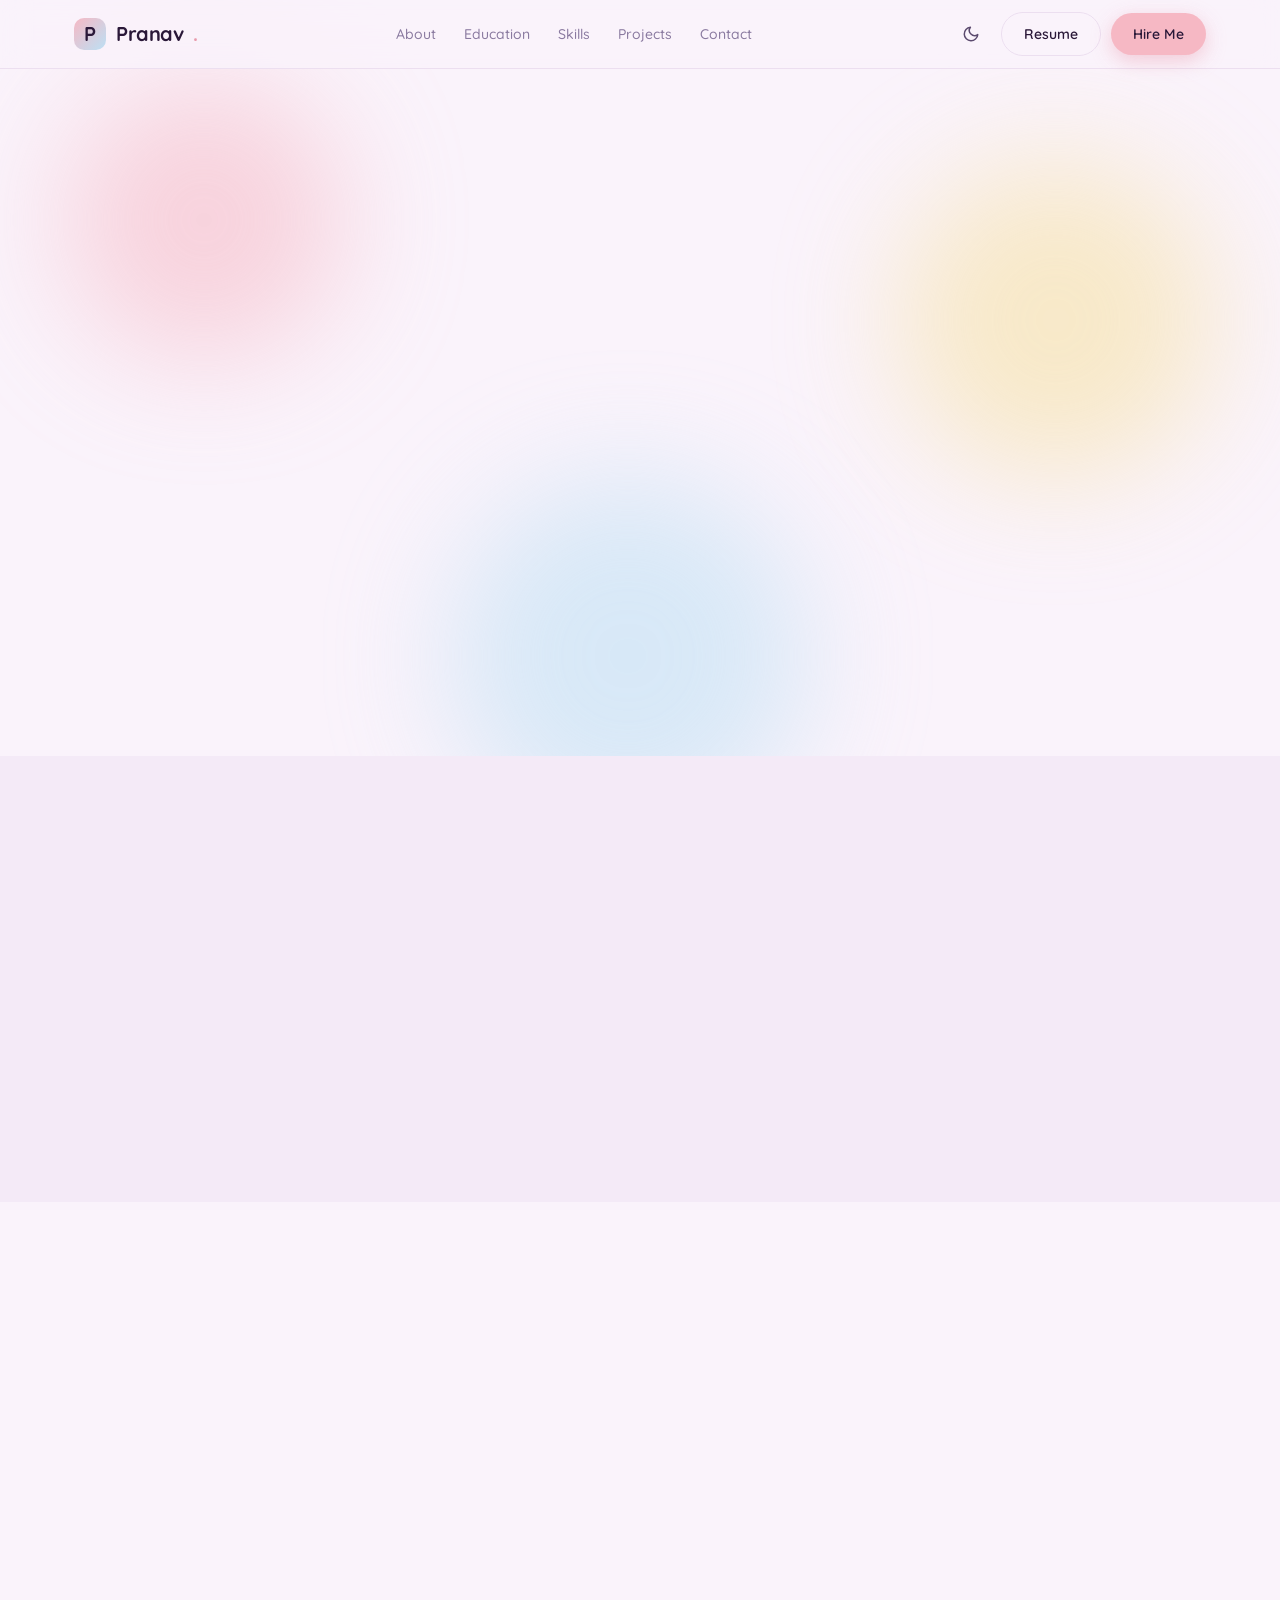
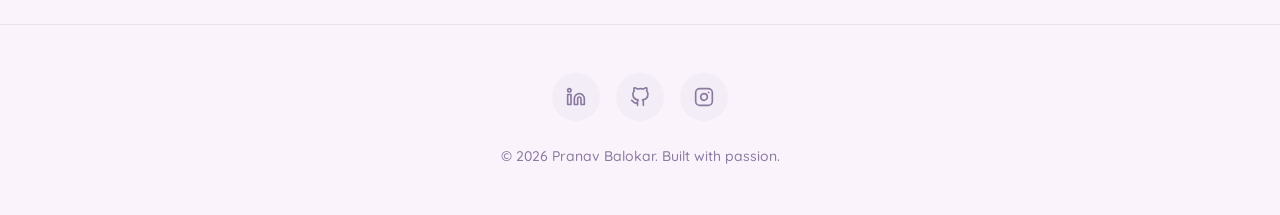
<file: index.html>
<!DOCTYPE html>
<html lang="en">
<head>
  <meta charset="UTF-8" />
  <meta name="viewport" content="width=device-width, initial-scale=1.0" />
  <title>Pranav Balokar — Aspiring Developer</title>
  <meta name="description" content="Portfolio of Pranav Balokar — B.Tech IT student at MIT Alandi, Pune. Aspiring developer building real-world solutions with code and creativity." />

  <link rel="preconnect" href="https://fonts.googleapis.com" />
  <link rel="preconnect" href="https://fonts.gstatic.com" crossorigin />
  <link href="https://fonts.googleapis.com/css2?family=Quicksand:wght@400;500;600;700&display=swap" rel="stylesheet" />

  <link rel="stylesheet" href="styles.css" />
</head>
<body>

  <!-- Hidden toggles (CSS-only state) -->
  <input type="checkbox" id="theme-toggle" class="state-toggle" />
  <input type="checkbox" id="menu-toggle" class="state-toggle" />

  <!-- Navigation -->
  <nav id="navbar" class="nav">
    <div class="container nav-inner">
      <a href="#home" class="nav-logo">
        <span class="logo-mark">P</span>
        Pranav<span class="dot">.</span>
      </a>

      <div class="nav-links">
        <a href="#about" class="nav-link">About</a>
        <a href="#education" class="nav-link">Education</a>
        <a href="#skills" class="nav-link">Skills</a>
        <a href="#projects" class="nav-link">Projects</a>
        <a href="#contact" class="nav-link">Contact</a>
      </div>

      <div class="nav-actions">
        <label for="theme-toggle" class="icon-btn theme-btn" aria-label="Toggle theme">
          <svg class="icon-sun" xmlns="http://www.w3.org/2000/svg" width="18" height="18" viewBox="0 0 24 24" fill="none" stroke="currentColor" stroke-width="2" stroke-linecap="round" stroke-linejoin="round"><circle cx="12" cy="12" r="4"/><path d="M12 2v2M12 20v2M4.93 4.93l1.41 1.41M17.66 17.66l1.41 1.41M2 12h2M20 12h2M6.34 17.66l-1.41 1.41M19.07 4.93l-1.41 1.41"/></svg>
          <svg class="icon-moon" xmlns="http://www.w3.org/2000/svg" width="18" height="18" viewBox="0 0 24 24" fill="none" stroke="currentColor" stroke-width="2" stroke-linecap="round" stroke-linejoin="round"><path d="M21 12.79A9 9 0 1 1 11.21 3 7 7 0 0 0 21 12.79z"/></svg>
        </label>
        <a href="resume.html" target="_blank" rel="noopener noreferrer" class="btn btn-outline">Resume</a>
        <a href="#contact" class="btn btn-primary">Hire Me</a>
      </div>

      <label for="menu-toggle" class="icon-btn nav-mobile-btn" aria-label="Open menu">
        <svg xmlns="http://www.w3.org/2000/svg" width="20" height="20" viewBox="0 0 24 24" fill="none" stroke="currentColor" stroke-width="2" stroke-linecap="round" stroke-linejoin="round"><line x1="3" y1="6" x2="21" y2="6"/><line x1="3" y1="12" x2="21" y2="12"/><line x1="3" y1="18" x2="21" y2="18"/></svg>
      </label>
    </div>

    <div id="mobile-menu" class="mobile-menu">
      <a href="#about" class="nav-link">About</a>
      <a href="#education" class="nav-link">Education</a>
      <a href="#skills" class="nav-link">Skills</a>
      <a href="#projects" class="nav-link">Projects</a>
      <a href="#contact" class="nav-link">Contact</a>
      <a href="resume.html" target="_blank" rel="noopener noreferrer" class="btn btn-outline">Resume</a>
    </div>
  </nav>

  <!-- Hero -->
  <section id="home" class="hero">
    <div class="blob blob-1"></div>
    <div class="blob blob-2"></div>
    <div class="blob blob-3"></div>

    <div class="container hero-grid">
      <div class="hero-text reveal">
        <span class="badge-status">
          <span class="ping"><span></span><span></span></span>
          Available for work
        </span>

        <h1 class="hero-title">
          Pranav Balokar<br />
          <span class="gradient-text">Aspiring Developer</span>
        </h1>

        <p class="hero-sub">
          B.Tech IT student at MIT Alandi. Building real-world solutions through code and creativity.
        </p>

        <div class="hero-cta">
          <a href="#projects" class="btn btn-primary btn-lg">View Work</a>
          <a href="#contact" class="btn btn-outline btn-lg">Contact</a>
          <a href="resume.html" target="_blank" rel="noopener noreferrer" class="btn btn-ghost btn-lg">
            <svg xmlns="http://www.w3.org/2000/svg" width="18" height="18" viewBox="0 0 24 24" fill="none" stroke="currentColor" stroke-width="2" stroke-linecap="round" stroke-linejoin="round"><path d="M21 15v4a2 2 0 0 1-2 2H5a2 2 0 0 1-2-2v-4"/><polyline points="7 10 12 15 17 10"/><line x1="12" y1="15" x2="12" y2="3"/></svg>
            Resume
          </a>
        </div>
      </div>

      <div class="hero-card-wrap reveal">
        <div class="hero-card float">
          <div class="hero-card-glow"></div>
          <div class="avatar">
            <img src="photo.png" alt="Pranav Balokar" />
            <span class="avatar-spark">
              <svg xmlns="http://www.w3.org/2000/svg" width="16" height="16" viewBox="0 0 24 24" fill="none" stroke="currentColor" stroke-width="2" stroke-linecap="round" stroke-linejoin="round"><path d="M12 3l1.9 4.6L18.5 9.5l-4.6 1.9L12 16l-1.9-4.6L5.5 9.5l4.6-1.9L12 3z"/><path d="M19 14l.9 2.1L22 17l-2.1.9L19 20l-.9-2.1L16 17l2.1-.9L19 14z"/><path d="M5 4l.6 1.4L7 6l-1.4.6L5 8l-.6-1.4L3 6l1.4-.6L5 4z"/></svg>
            </span>
          </div>
          <h3 class="hero-card-name">Pranav Balokar</h3>
          <span class="hero-card-tag">B.Tech IT · MIT Alandi</span>

          <span class="float-chip chip-tl">
            <svg xmlns="http://www.w3.org/2000/svg" width="22" height="22" viewBox="0 0 24 24" fill="none" stroke="currentColor" stroke-width="2" stroke-linecap="round" stroke-linejoin="round"><polyline points="4 17 10 11 4 5"/><line x1="12" y1="19" x2="20" y2="19"/></svg>
          </span>
          <span class="float-chip chip-br">
            <svg xmlns="http://www.w3.org/2000/svg" width="22" height="22" viewBox="0 0 24 24" fill="none" stroke="currentColor" stroke-width="2" stroke-linecap="round" stroke-linejoin="round"><rect x="2" y="4" width="14" height="12" rx="2"/><path d="M16 8h4a2 2 0 0 1 2 2v8a2 2 0 0 1-2 2h-4"/><line x1="6" y1="20" x2="12" y2="20"/></svg>
          </span>
        </div>
      </div>
    </div>
  </section>

  <!-- About -->
  <section id="about" class="section section-muted">
    <div class="container about-grid">
      <div class="about-text reveal">
        <span class="eyebrow eyebrow-pink">Get to Know Me</span>
        <h2 class="section-title">
          Bridging <span class="gradient-text">Logic</span> &amp; <span class="gradient-text">Creativity</span>.
        </h2>
        <p class="lead">
          Currently a <strong>B.Tech IT student at MIT Alandi, Pune</strong>. I focus on turning complex
          technical challenges into simple, functional solutions.
        </p>
        <p class="lead">
          Driven by the thrill of building things that actually matter in the real world.
        </p>
      </div>

      <div class="about-cards reveal">
        <div class="info-card">
          <div class="info-icon icon-yellow">
            <svg xmlns="http://www.w3.org/2000/svg" width="22" height="22" viewBox="0 0 24 24" fill="none" stroke="currentColor" stroke-width="2" stroke-linecap="round" stroke-linejoin="round"><path d="M22 10L12 5 2 10l10 5 10-5z"/><path d="M6 12v5c3 3 9 3 12 0v-5"/></svg>
          </div>
          <div>
            <div class="info-label">Education</div>
            <div class="info-value">MIT Alandi, Pune</div>
          </div>
        </div>
        <div class="info-card">
          <div class="info-icon icon-blue">
            <svg xmlns="http://www.w3.org/2000/svg" width="22" height="22" viewBox="0 0 24 24" fill="none" stroke="currentColor" stroke-width="2" stroke-linecap="round" stroke-linejoin="round"><path d="M21 10c0 7-9 13-9 13s-9-6-9-13a9 9 0 0 1 18 0z"/><circle cx="12" cy="10" r="3"/></svg>
          </div>
          <div>
            <div class="info-label">Base</div>
            <div class="info-value">Pune, Maharashtra</div>
          </div>
        </div>
        <div class="info-card">
          <div class="info-icon icon-pink">
            <svg xmlns="http://www.w3.org/2000/svg" width="22" height="22" viewBox="0 0 24 24" fill="none" stroke="currentColor" stroke-width="2" stroke-linecap="round" stroke-linejoin="round"><rect x="2" y="7" width="20" height="14" rx="2"/><path d="M16 21V5a2 2 0 0 0-2-2h-4a2 2 0 0 0-2 2v16"/></svg>
          </div>
          <div>
            <div class="info-label">Status</div>
            <div class="info-value">Open to Collaboration</div>
          </div>
        </div>
      </div>
    </div>
  </section>

  <!-- Education -->
  <section id="education" class="section">
    <div class="container">
      <div class="section-head reveal">
        <h2 class="section-title">Academics</h2>
        <p class="section-sub">My educational journey and academic milestones.</p>
      </div>

      <div class="stats-grid">
        <div class="stat-card stat-pink reveal">
          <div class="stat-icon">
            <svg xmlns="http://www.w3.org/2000/svg" width="24" height="24" viewBox="0 0 24 24" fill="none" stroke="currentColor" stroke-width="2" stroke-linecap="round" stroke-linejoin="round"><rect x="4" y="4" width="16" height="16" rx="2"/><rect x="9" y="9" width="6" height="6"/><line x1="9" y1="2" x2="9" y2="4"/><line x1="15" y1="2" x2="15" y2="4"/><line x1="9" y1="20" x2="9" y2="22"/><line x1="15" y1="20" x2="15" y2="22"/><line x1="20" y1="9" x2="22" y2="9"/><line x1="20" y1="14" x2="22" y2="14"/><line x1="2" y1="9" x2="4" y2="9"/><line x1="2" y1="14" x2="4" y2="14"/></svg>
          </div>
          <div class="stat-label">Branch</div>
          <div class="stat-value">Information Technology</div>
        </div>
        <div class="stat-card stat-blue reveal">
          <div class="stat-icon">
            <svg xmlns="http://www.w3.org/2000/svg" width="24" height="24" viewBox="0 0 24 24" fill="none" stroke="currentColor" stroke-width="2" stroke-linecap="round" stroke-linejoin="round"><path d="M2 3h6a4 4 0 0 1 4 4v14a3 3 0 0 0-3-3H2z"/><path d="M22 3h-6a4 4 0 0 0-4 4v14a3 3 0 0 1 3-3h7z"/></svg>
          </div>
          <div class="stat-label">1st Semester CGPA</div>
          <div class="stat-value">8.00 / 10</div>
        </div>
        <div class="stat-card stat-yellow reveal">
          <div class="stat-icon">
            <svg xmlns="http://www.w3.org/2000/svg" width="24" height="24" viewBox="0 0 24 24" fill="none" stroke="currentColor" stroke-width="2" stroke-linecap="round" stroke-linejoin="round"><path d="M22 10L12 5 2 10l10 5 10-5z"/><path d="M6 12v5c3 3 9 3 12 0v-5"/></svg>
          </div>
          <div class="stat-label">12th Grade</div>
          <div class="stat-value">83%</div>
        </div>
        <div class="stat-card stat-green reveal">
          <div class="stat-icon">
            <svg xmlns="http://www.w3.org/2000/svg" width="24" height="24" viewBox="0 0 24 24" fill="none" stroke="currentColor" stroke-width="2" stroke-linecap="round" stroke-linejoin="round"><path d="M22 11.08V12a10 10 0 1 1-5.93-9.14"/><polyline points="22 4 12 14.01 9 11.01"/></svg>
          </div>
          <div class="stat-label">10th Grade</div>
          <div class="stat-value">90%</div>
        </div>
      </div>
    </div>
  </section>

  <!-- Skills -->
  <section id="skills" class="section section-muted">
    <div class="container container-narrow">
      <div class="section-head reveal">
        <span class="eyebrow eyebrow-blue">Technologies &amp; Tools</span>
        <h2 class="section-title">My Skills</h2>
      </div>

      <div class="skills-grid">
        <div class="skill reveal" style="--level:75%">
          <div class="skill-head"><span>Java</span><span>75%</span></div>
          <div class="bar"><span class="bar-fill bar-pink"></span></div>
        </div>
        <div class="skill reveal" style="--level:80%">
          <div class="skill-head"><span>Python</span><span>80%</span></div>
          <div class="bar"><span class="bar-fill bar-blue"></span></div>
        </div>
        <div class="skill reveal" style="--level:90%">
          <div class="skill-head"><span>HTML</span><span>90%</span></div>
          <div class="bar"><span class="bar-fill bar-yellow"></span></div>
        </div>
        <div class="skill reveal" style="--level:85%">
          <div class="skill-head"><span>CSS</span><span>85%</span></div>
          <div class="bar"><span class="bar-fill bar-pink"></span></div>
        </div>
        <div class="skill reveal" style="--level:80%">
          <div class="skill-head"><span>AI / ChatGPT</span><span>80%</span></div>
          <div class="bar"><span class="bar-fill bar-blue"></span></div>
        </div>
        <div class="skill reveal" style="--level:70%">
          <div class="skill-head"><span>Web Dev</span><span>70%</span></div>
          <div class="bar"><span class="bar-fill bar-yellow"></span></div>
        </div>
      </div>
    </div>
  </section>

  <!-- Projects -->
  <section id="projects" class="section">
    <div class="container">
      <div class="section-head reveal">
        <span class="eyebrow eyebrow-yellow">Featured Work</span>
        <h2 class="section-title">Projects</h2>
      </div>

      <article class="project project-pink reveal">
        <div class="project-num">01</div>
        <div class="project-body">
          <div class="project-icon">
            <svg xmlns="http://www.w3.org/2000/svg" width="36" height="36" viewBox="0 0 24 24" fill="none" stroke="currentColor" stroke-width="2" stroke-linecap="round" stroke-linejoin="round"><path d="M12 22s8-4 8-10V5l-8-3-8 3v7c0 6 8 10 8 10z"/></svg>
          </div>
          <div class="project-content">
            <h3 class="project-title">Surveillance Robot</h3>
            <p class="project-desc">
              A remote-controlled robotic car equipped with sensors, featuring smoke detection and
              fire alarm systems for safety and monitoring applications.
            </p>
            <div class="tags">
              <span class="tag">Hardware</span>
              <span class="tag">Sensors</span>
              <span class="tag">IoT</span>
            </div>
          </div>
        </div>
      </article>

      <article class="project project-blue project-reverse reveal">
        <div class="project-num project-num-bl">02</div>
        <div class="project-body">
          <div class="project-icon icon-blue">
            <svg xmlns="http://www.w3.org/2000/svg" width="36" height="36" viewBox="0 0 24 24" fill="none" stroke="currentColor" stroke-width="2" stroke-linecap="round" stroke-linejoin="round"><polygon points="3 11 22 2 13 21 11 13 3 11"/></svg>
          </div>
          <div class="project-content">
            <h3 class="project-title">Dynamic Bus Rerouting System</h3>
            <p class="project-desc">
              A system designed to optimize and reroute buses dynamically, improving transportation
              efficiency using smart algorithms.
            </p>
            <div class="tags">
              <span class="tag">Java</span>
              <span class="tag">Algorithms</span>
              <span class="tag">Transport</span>
            </div>
          </div>
        </div>
      </article>
    </div>
  </section>

  <!-- Certificates -->
  <section id="certificates" class="section section-muted">
    <div class="container">
      <div class="section-head reveal">
        <h2 class="section-title">Certificates</h2>
        <p class="section-sub">Continuous learning and skill validation.</p>
      </div>

      <div class="cert-grid">
        <div class="cert-card cert-pink reveal">
          <div class="cert-icon">
            <svg xmlns="http://www.w3.org/2000/svg" width="20" height="20" viewBox="0 0 24 24" fill="none" stroke="currentColor" stroke-width="2" stroke-linecap="round" stroke-linejoin="round"><polyline points="4 17 10 11 4 5"/><line x1="12" y1="19" x2="20" y2="19"/></svg>
          </div>
          <div><h4>Python Essentials 1</h4><p>Cisco Academy</p></div>
        </div>
        <div class="cert-card cert-blue reveal">
          <div class="cert-icon">
            <svg xmlns="http://www.w3.org/2000/svg" width="20" height="20" viewBox="0 0 24 24" fill="none" stroke="currentColor" stroke-width="2" stroke-linecap="round" stroke-linejoin="round"><polyline points="16 18 22 12 16 6"/><polyline points="8 6 2 12 8 18"/></svg>
          </div>
          <div><h4>Python Essentials 2</h4><p>Cisco Academy</p></div>
        </div>
        <div class="cert-card cert-yellow reveal">
          <div class="cert-icon">
            <svg xmlns="http://www.w3.org/2000/svg" width="20" height="20" viewBox="0 0 24 24" fill="none" stroke="currentColor" stroke-width="2" stroke-linecap="round" stroke-linejoin="round"><path d="M12 3l1.9 4.6L18.5 9.5l-4.6 1.9L12 16l-1.9-4.6L5.5 9.5l4.6-1.9L12 3z"/></svg>
          </div>
          <div><h4>Anthropic Cert</h4><p>AI Integration</p></div>
        </div>
        <div class="cert-card cert-pink reveal">
          <div class="cert-icon">
            <svg xmlns="http://www.w3.org/2000/svg" width="20" height="20" viewBox="0 0 24 24" fill="none" stroke="currentColor" stroke-width="2" stroke-linecap="round" stroke-linejoin="round"><circle cx="12" cy="12" r="10"/><line x1="2" y1="12" x2="22" y2="12"/><path d="M12 2a15.3 15.3 0 0 1 4 10 15.3 15.3 0 0 1-4 10 15.3 15.3 0 0 1-4-10 15.3 15.3 0 0 1 4-10z"/></svg>
          </div>
          <div><h4>NASSCOM</h4><p>Tech Skills</p></div>
        </div>
        <div class="cert-card cert-blue reveal">
          <div class="cert-icon">
            <svg xmlns="http://www.w3.org/2000/svg" width="20" height="20" viewBox="0 0 24 24" fill="none" stroke="currentColor" stroke-width="2" stroke-linecap="round" stroke-linejoin="round"><polyline points="16 18 22 12 16 6"/><polyline points="8 6 2 12 8 18"/></svg>
          </div>
          <div><h4>JavaScript</h4><p>Codecademy</p></div>
        </div>
        <div class="cert-card cert-yellow reveal">
          <div class="cert-icon">
            <svg xmlns="http://www.w3.org/2000/svg" width="20" height="20" viewBox="0 0 24 24" fill="none" stroke="currentColor" stroke-width="2" stroke-linecap="round" stroke-linejoin="round"><rect x="2" y="7" width="20" height="14" rx="2"/><path d="M16 21V5a2 2 0 0 0-2-2h-4a2 2 0 0 0-2 2v16"/></svg>
          </div>
          <div><h4>Career Prep</h4><p>LinkedIn Learning</p></div>
        </div>
      </div>
    </div>
  </section>

  <!-- Contact -->
  <section id="contact" class="section">
    <div class="container contact-grid">
      <div class="contact-info reveal">
        <h2 class="section-title">
          Based in <span class="gradient-text">Pune</span>
        </h2>
        <p class="lead">Currently residing at MIT Academy of Engineering campus in Alandi.</p>
        <p class="lead-strong">Alandi, Pune, MH, India</p>

        <a class="map-card" href="https://maps.google.com/?q=MIT+Academy+of+Engineering+Alandi+Pune"
           target="_blank" rel="noopener noreferrer">
          <span class="map-icon">
            <svg xmlns="http://www.w3.org/2000/svg" width="32" height="32" viewBox="0 0 24 24" fill="none" stroke="currentColor" stroke-width="2" stroke-linecap="round" stroke-linejoin="round"><path d="M21 10c0 7-9 13-9 13s-9-6-9-13a9 9 0 0 1 18 0z"/><circle cx="12" cy="10" r="3"/></svg>
          </span>
          <h3>MIT Academy of Engineering</h3>
          <p>Alandi (D), Pune – 412105</p>
          <span class="map-link">
            Open in Google Maps
            <svg xmlns="http://www.w3.org/2000/svg" width="16" height="16" viewBox="0 0 24 24" fill="none" stroke="currentColor" stroke-width="2" stroke-linecap="round" stroke-linejoin="round"><path d="M18 13v6a2 2 0 0 1-2 2H5a2 2 0 0 1-2-2V8a2 2 0 0 1 2-2h6"/><polyline points="15 3 21 3 21 9"/><line x1="10" y1="14" x2="21" y2="3"/></svg>
          </span>
        </a>
      </div>

      <div class="contact-card reveal">
        <h2 class="section-title">Let's Connect</h2>

        <div class="contact-quick">
          <a href="mailto:pbalokar@gmail.com" class="quick-link">
            <span class="quick-icon icon-pink">
              <svg xmlns="http://www.w3.org/2000/svg" width="18" height="18" viewBox="0 0 24 24" fill="none" stroke="currentColor" stroke-width="2" stroke-linecap="round" stroke-linejoin="round"><path d="M4 4h16c1.1 0 2 .9 2 2v12c0 1.1-.9 2-2 2H4c-1.1 0-2-.9-2-2V6c0-1.1.9-2 2-2z"/><polyline points="22,6 12,13 2,6"/></svg>
            </span>
            <div>
              <div class="quick-label">Email</div>
              <div class="quick-value">pbalokar@gmail.com</div>
            </div>
          </a>
          <a href="tel:+918830827520" class="quick-link">
            <span class="quick-icon icon-blue">
              <svg xmlns="http://www.w3.org/2000/svg" width="18" height="18" viewBox="0 0 24 24" fill="none" stroke="currentColor" stroke-width="2" stroke-linecap="round" stroke-linejoin="round"><path d="M22 16.92v3a2 2 0 0 1-2.18 2 19.79 19.79 0 0 1-8.63-3.07 19.5 19.5 0 0 1-6-6 19.79 19.79 0 0 1-3.07-8.67A2 2 0 0 1 4.11 2h3a2 2 0 0 1 2 1.72 12.84 12.84 0 0 0 .7 2.81 2 2 0 0 1-.45 2.11L8.09 9.91a16 16 0 0 0 6 6l1.27-1.27a2 2 0 0 1 2.11-.45 12.84 12.84 0 0 0 2.81.7A2 2 0 0 1 22 16.92z"/></svg>
            </span>
            <div>
              <div class="quick-label">Phone</div>
              <div class="quick-value">+91 8830827520</div>
            </div>
          </a>
        </div>

        <form class="contact-form" action="mailto:pbalokar@gmail.com" method="post" enctype="text/plain">
          <div class="form-row">
            <label class="field">
              <span>Name</span>
              <input type="text" name="name" required placeholder="John Doe" />
            </label>
            <label class="field">
              <span>Email</span>
              <input type="email" name="email" required placeholder="john@example.com" />
            </label>
          </div>
          <label class="field">
            <span>Message</span>
            <textarea name="message" rows="4" required placeholder="How can we work together?"></textarea>
          </label>
          <button type="submit" id="submit-btn" class="btn btn-primary btn-block">Send Message</button>
        </form>

        <div class="resume-row">
          <a href="resume.html" target="_blank" rel="noopener noreferrer" class="btn btn-outline btn-block">View Resume</a>
          <a href="resume.html" target="_blank" rel="noopener noreferrer" class="btn btn-secondary btn-block">Download Resume</a>
        </div>
      </div>
    </div>
  </section>

  <!-- Special Thanks -->
  <section class="section thanks-section">
    <div class="container container-narrow">
      <div class="thanks-card reveal">
        <div class="thanks-glow thanks-glow-1"></div>
        <div class="thanks-glow thanks-glow-2"></div>
        <span class="thanks-heart">
          <svg xmlns="http://www.w3.org/2000/svg" width="32" height="32" viewBox="0 0 24 24" fill="currentColor" stroke="currentColor" stroke-width="2" stroke-linecap="round" stroke-linejoin="round"><path d="M20.84 4.61a5.5 5.5 0 0 0-7.78 0L12 5.67l-1.06-1.06a5.5 5.5 0 0 0-7.78 7.78l1.06 1.06L12 21.23l7.78-7.78 1.06-1.06a5.5 5.5 0 0 0 0-7.78z"/></svg>
        </span>
        <blockquote>
          "Special thanks to my teacher, <strong>Vinayak Kulkarni</strong> — for the guidance, patience,
          and belief that made all of this possible. This portfolio is dedicated to you, sir."
        </blockquote>
      </div>
    </div>
  </section>

  <!-- Footer -->
  <footer class="footer">
    <div class="container footer-inner">
      <div class="socials">
        <a href="https://www.linkedin.com/in/pranav-balokar-304753406/" target="_blank" rel="noopener noreferrer" aria-label="LinkedIn">
          <svg xmlns="http://www.w3.org/2000/svg" width="20" height="20" viewBox="0 0 24 24" fill="none" stroke="currentColor" stroke-width="2" stroke-linecap="round" stroke-linejoin="round"><path d="M16 8a6 6 0 0 1 6 6v7h-4v-7a2 2 0 0 0-4 0v7h-4v-7a6 6 0 0 1 6-6z"/><rect x="2" y="9" width="4" height="12"/><circle cx="4" cy="4" r="2"/></svg>
        </a>
        <a href="https://github.com/PranavBalokar" target="_blank" rel="noopener noreferrer" aria-label="GitHub">
          <svg xmlns="http://www.w3.org/2000/svg" width="20" height="20" viewBox="0 0 24 24" fill="none" stroke="currentColor" stroke-width="2" stroke-linecap="round" stroke-linejoin="round"><path d="M9 19c-5 1.5-5-2.5-7-3m14 6v-3.87a3.37 3.37 0 0 0-.94-2.61c3.14-.35 6.44-1.54 6.44-7A5.44 5.44 0 0 0 20 4.77 5.07 5.07 0 0 0 19.91 1S18.73.65 16 2.48a13.38 13.38 0 0 0-7 0C6.27.65 5.09 1 5.09 1A5.07 5.07 0 0 0 5 4.77a5.44 5.44 0 0 0-1.5 3.78c0 5.42 3.3 6.61 6.44 7A3.37 3.37 0 0 0 9 18.13V22"/></svg>
        </a>
        <a href="https://www.instagram.com/pranav37735/" target="_blank" rel="noopener noreferrer" aria-label="Instagram">
          <svg xmlns="http://www.w3.org/2000/svg" width="20" height="20" viewBox="0 0 24 24" fill="none" stroke="currentColor" stroke-width="2" stroke-linecap="round" stroke-linejoin="round"><rect x="2" y="2" width="20" height="20" rx="5"/><path d="M16 11.37A4 4 0 1 1 12.63 8 4 4 0 0 1 16 11.37z"/><line x1="17.5" y1="6.5" x2="17.51" y2="6.5"/></svg>
        </a>
      </div>
      <p class="copyright">© 2026 Pranav Balokar. Built with passion.</p>
    </div>
  </footer>

</body>
</html>
</file>
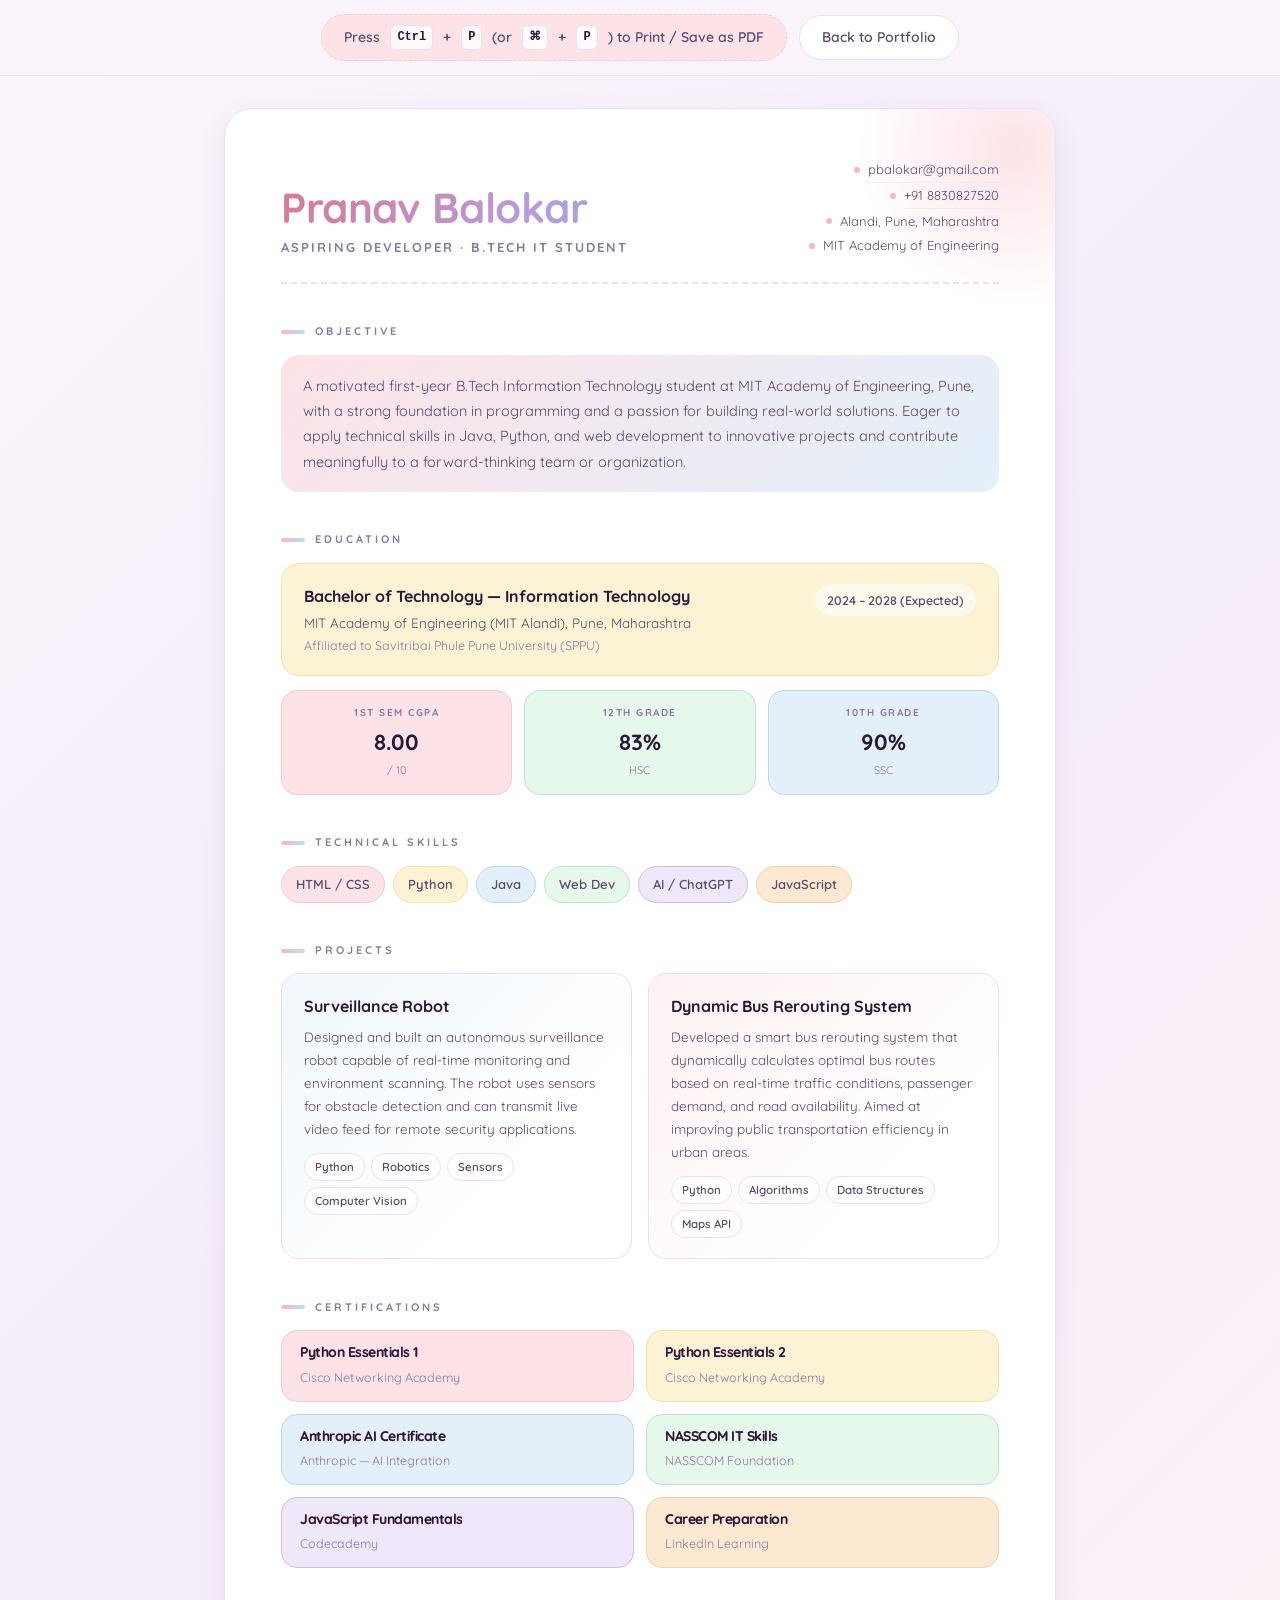
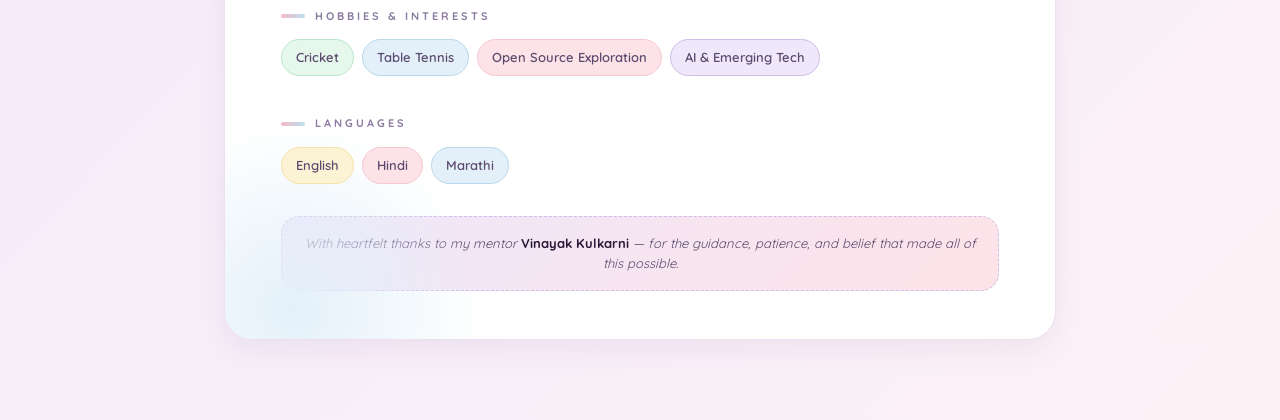
<file: resume.html>
<!DOCTYPE html>
<html lang="en">
<head>
<meta charset="UTF-8" />
<meta name="viewport" content="width=device-width, initial-scale=1.0" />
<title>Pranav Balokar — Resume</title>
<link rel="preconnect" href="https://fonts.googleapis.com" />
<link rel="preconnect" href="https://fonts.gstatic.com" crossorigin />
<link href="https://fonts.googleapis.com/css2?family=Quicksand:wght@400;500;600;700&display=swap" rel="stylesheet" />
<style>
  :root {
    --bg: #faf5fb;
    --ink: #2a1838;
    --ink-soft: #5b4a6e;
    --ink-mute: #8a7aa0;
    --card: #ffffff;
    --border: #ecdff0;
    --primary: #f6b8c4;
    --primary-soft: #fde3e8;
    --secondary: #f6e1a0;
    --secondary-soft: #fcf3d4;
    --accent: #bce0f4;
    --accent-soft: #e3f0fa;
    --mint: #c7eed6;
    --mint-soft: #e6f7ec;
    --lilac: #d8c8f0;
    --lilac-soft: #efe7fa;
    --shadow: 0 10px 30px rgba(99, 64, 132, 0.08);
  }

  * { box-sizing: border-box; margin: 0; padding: 0; }

  html, body {
    background: linear-gradient(135deg, #faf5fb 0%, #f5ecfa 50%, #fcf2f6 100%);
    color: var(--ink);
    font-family: 'Quicksand', sans-serif;
    line-height: 1.6;
    min-height: 100vh;
    -webkit-font-smoothing: antialiased;
    -moz-osx-font-smoothing: grayscale;
  }

  .actions {
    position: sticky;
    top: 0;
    z-index: 50;
    background: rgba(250, 245, 251, 0.8);
    backdrop-filter: blur(12px);
    -webkit-backdrop-filter: blur(12px);
    border-bottom: 1px solid var(--border);
    padding: 14px 24px;
    display: flex;
    align-items: center;
    justify-content: center;
    gap: 12px;
    flex-wrap: wrap;
  }
  .actions a, .actions .hint {
    font-family: inherit;
    font-weight: 600;
    font-size: 14px;
    padding: 10px 22px;
    border-radius: 999px;
    border: none;
    transition: transform 0.2s, box-shadow 0.2s;
    text-decoration: none;
    display: inline-flex;
    align-items: center;
    gap: 8px;
  }
  .actions .hint {
    background: var(--primary-soft);
    color: var(--ink-soft);
    border: 1px dashed #f5c8d2;
    cursor: default;
  }
  .actions .btn-ghost {
    background: var(--card);
    color: var(--ink-soft);
    border: 1px solid var(--border);
  }
  .actions a:hover { transform: translateY(-2px); box-shadow: var(--shadow); }
  kbd {
    font-family: ui-monospace, SFMono-Regular, Menlo, monospace;
    font-size: 12px;
    padding: 2px 6px;
    border-radius: 6px;
    background: rgba(255,255,255,0.8);
    border: 1px solid var(--border);
    color: var(--ink);
    margin: 0 2px;
  }

  .page {
    max-width: 880px;
    margin: 32px auto 80px;
    padding: 0 24px;
  }

  .resume {
    background: var(--card);
    border-radius: 28px;
    padding: 48px 56px;
    box-shadow: var(--shadow);
    border: 1px solid var(--border);
    overflow: hidden;
    position: relative;
  }
  .resume::before {
    content: "";
    position: absolute;
    top: -120px; right: -120px;
    width: 320px; height: 320px;
    background: radial-gradient(circle, var(--primary-soft), transparent 70%);
    pointer-events: none;
  }
  .resume::after {
    content: "";
    position: absolute;
    bottom: -160px; left: -120px;
    width: 380px; height: 380px;
    background: radial-gradient(circle, var(--accent-soft), transparent 70%);
    pointer-events: none;
  }

  /* Header */
  header.hero {
    display: grid;
    grid-template-columns: 1fr auto;
    gap: 24px;
    align-items: end;
    padding-bottom: 24px;
    border-bottom: 2px dashed var(--border);
    position: relative;
    z-index: 1;
  }
  .name {
    font-size: 42px;
    font-weight: 700;
    letter-spacing: -0.5px;
    background: linear-gradient(120deg, #d97a8e 0%, #b89adf 50%, #7fb8d9 100%);
    -webkit-background-clip: text;
    background-clip: text;
    color: transparent;
    line-height: 1.1;
    margin-bottom: 6px;
  }
  .role {
    font-size: 13px;
    font-weight: 700;
    letter-spacing: 2px;
    text-transform: uppercase;
    color: var(--ink-mute);
  }
  .meta {
    text-align: right;
    font-size: 13px;
    color: var(--ink-soft);
    line-height: 1.9;
  }
  .meta .row { display: flex; align-items: center; justify-content: flex-end; gap: 8px; }
  .meta .dot {
    width: 6px; height: 6px; border-radius: 50%;
    background: var(--primary);
    display: inline-block;
  }
  .meta a { color: inherit; text-decoration: none; border-bottom: 1px dotted var(--border); }
  .meta a:hover { color: var(--ink); }

  /* Sections */
  section {
    margin-top: 32px;
    position: relative;
    z-index: 1;
  }
  h2 {
    font-size: 11px;
    font-weight: 700;
    letter-spacing: 3px;
    text-transform: uppercase;
    color: var(--ink-mute);
    margin-bottom: 14px;
    display: inline-flex;
    align-items: center;
    gap: 10px;
  }
  h2::before {
    content: "";
    width: 24px; height: 4px;
    border-radius: 4px;
    background: linear-gradient(90deg, var(--primary), var(--accent));
  }

  /* Objective */
  .objective {
    background: linear-gradient(135deg, var(--primary-soft), var(--accent-soft));
    border-radius: 18px;
    padding: 18px 22px;
    font-size: 14.5px;
    color: var(--ink-soft);
    line-height: 1.75;
  }

  /* Education */
  .edu-card {
    background: var(--secondary-soft);
    border: 1px solid #f3e3a8;
    border-radius: 18px;
    padding: 20px 22px;
    display: grid;
    grid-template-columns: 1fr auto;
    gap: 12px;
  }
  .edu-card .degree { font-weight: 700; font-size: 16px; color: var(--ink); }
  .edu-card .school { font-size: 13.5px; color: var(--ink-soft); margin-top: 2px; }
  .edu-card .affil  { font-size: 12.5px; color: var(--ink-mute); margin-top: 2px; }
  .edu-card .date {
    font-size: 12.5px;
    font-weight: 600;
    color: var(--ink-soft);
    background: rgba(255,255,255,0.6);
    padding: 6px 12px;
    border-radius: 999px;
    height: fit-content;
    white-space: nowrap;
  }
  .edu-stats {
    margin-top: 14px;
    display: grid;
    grid-template-columns: repeat(3, 1fr);
    gap: 12px;
  }
  .stat {
    border-radius: 16px;
    padding: 14px 16px;
    text-align: center;
    border: 1px solid var(--border);
  }
  .stat .label { font-size: 10px; font-weight: 700; letter-spacing: 1.5px; text-transform: uppercase; color: var(--ink-mute); margin-bottom: 4px; }
  .stat .val   { font-size: 22px; font-weight: 700; color: var(--ink); }
  .stat .sub   { font-size: 11px; color: var(--ink-mute); margin-top: 2px; }
  .stat.cgpa   { background: var(--primary-soft); border-color: #f5c8d2; }
  .stat.tw     { background: var(--mint-soft); border-color: #b9e6cb; }
  .stat.ten    { background: var(--accent-soft); border-color: #b9d8ec; }

  /* Skills */
  .skills {
    display: flex;
    flex-wrap: wrap;
    gap: 8px;
  }
  .skill {
    font-size: 13px;
    font-weight: 600;
    padding: 7px 14px;
    border-radius: 999px;
    border: 1px solid var(--border);
    background: var(--card);
    color: var(--ink-soft);
  }
  .skill:nth-child(6n+1) { background: var(--primary-soft); border-color: #f5c8d2; }
  .skill:nth-child(6n+2) { background: var(--secondary-soft); border-color: #f3e3a8; }
  .skill:nth-child(6n+3) { background: var(--accent-soft); border-color: #b9d8ec; }
  .skill:nth-child(6n+4) { background: var(--mint-soft); border-color: #b9e6cb; }
  .skill:nth-child(6n+5) { background: var(--lilac-soft); border-color: #cfbde8; }
  .skill:nth-child(6n+6) { background: #fde9d2; border-color: #f4d3a8; }

  /* Projects */
  .projects { display: grid; grid-template-columns: 1fr 1fr; gap: 16px; }
  .project {
    border-radius: 18px;
    padding: 20px 22px;
    border: 1px solid var(--border);
    background: var(--card);
    position: relative;
    overflow: hidden;
  }
  .project::before {
    content: "";
    position: absolute;
    inset: 0;
    background: linear-gradient(135deg, var(--accent-soft), transparent 70%);
    opacity: 0.5;
    pointer-events: none;
  }
  .project:nth-child(2)::before { background: linear-gradient(135deg, var(--primary-soft), transparent 70%); }
  .project h3 { font-size: 16px; font-weight: 700; margin-bottom: 6px; position: relative; }
  .project p  { font-size: 13.5px; color: var(--ink-soft); line-height: 1.7; position: relative; }
  .project .tags {
    margin-top: 12px;
    display: flex;
    flex-wrap: wrap;
    gap: 6px;
    position: relative;
  }
  .project .tag {
    font-size: 11.5px;
    font-weight: 600;
    padding: 4px 10px;
    border-radius: 999px;
    background: rgba(255,255,255,0.85);
    color: var(--ink-soft);
    border: 1px solid var(--border);
  }

  /* Certifications */
  .certs { display: grid; grid-template-columns: 1fr 1fr; gap: 12px; }
  .cert {
    border-radius: 16px;
    padding: 14px 18px;
    border: 1px solid var(--border);
    background: var(--card);
  }
  .cert .name { font-weight: 700; font-size: 14px; color: var(--ink); }
  .cert .org  { font-size: 12.5px; color: var(--ink-mute); margin-top: 2px; }
  .cert:nth-child(6n+1) { background: var(--primary-soft); border-color: #f5c8d2; }
  .cert:nth-child(6n+2) { background: var(--secondary-soft); border-color: #f3e3a8; }
  .cert:nth-child(6n+3) { background: var(--accent-soft); border-color: #b9d8ec; }
  .cert:nth-child(6n+4) { background: var(--mint-soft); border-color: #b9e6cb; }
  .cert:nth-child(6n+5) { background: var(--lilac-soft); border-color: #cfbde8; }
  .cert:nth-child(6n+6) { background: #fde9d2; border-color: #f4d3a8; }

  /* Hobbies / Languages */
  .pills { display: flex; flex-wrap: wrap; gap: 8px; }
  .pill {
    font-size: 13px;
    font-weight: 600;
    padding: 7px 14px;
    border-radius: 999px;
    background: var(--card);
    color: var(--ink-soft);
    border: 1px solid var(--border);
  }
  .pill.h1 { background: var(--mint-soft); border-color: #b9e6cb; }
  .pill.h2 { background: var(--accent-soft); border-color: #b9d8ec; }
  .pill.h3 { background: var(--primary-soft); border-color: #f5c8d2; }
  .pill.h4 { background: var(--lilac-soft); border-color: #cfbde8; }
  .pill.l1 { background: var(--secondary-soft); border-color: #f3e3a8; }
  .pill.l2 { background: var(--primary-soft); border-color: #f5c8d2; }
  .pill.l3 { background: var(--accent-soft); border-color: #b9d8ec; }

  /* Mentor note */
  .mentor {
    margin-top: 32px;
    text-align: center;
    background: linear-gradient(135deg, var(--lilac-soft), var(--primary-soft));
    border: 1px dashed #cfbde8;
    border-radius: 18px;
    padding: 16px 20px;
    font-size: 13px;
    color: var(--ink-soft);
    font-style: italic;
  }
  .mentor strong { color: var(--ink); font-style: normal; }

  /* Print */
  @media print {
    .actions { display: none; }
    html, body { background: #fff; }
    .page { margin: 0; padding: 0; max-width: none; }
    .resume {
      box-shadow: none;
      border: none;
      border-radius: 0;
      padding: 32px 36px;
    }
    .resume::before, .resume::after { display: none; }
    section { page-break-inside: avoid; }
  }

  @media (max-width: 720px) {
    .resume { padding: 32px 24px; }
    header.hero { grid-template-columns: 1fr; }
    .meta { text-align: left; }
    .meta .row { justify-content: flex-start; }
    .name { font-size: 32px; }
    .projects, .certs { grid-template-columns: 1fr; }
    .edu-stats { grid-template-columns: 1fr; }
    .edu-card { grid-template-columns: 1fr; }
    .edu-card .date { justify-self: start; }
  }
</style>
</head>
<body>
  <div class="actions">
    <span class="hint">Press <kbd>Ctrl</kbd>+<kbd>P</kbd> (or <kbd>⌘</kbd>+<kbd>P</kbd>) to Print / Save as PDF</span>
    <a class="btn-ghost" href="index.html">Back to Portfolio</a>
  </div>

  <main class="page">
    <article class="resume">
      <header class="hero">
        <div>
          <div class="name">Pranav Balokar</div>
          <div class="role">Aspiring Developer · B.Tech IT Student</div>
        </div>
        <div class="meta">
          <div class="row"><span class="dot"></span><a href="mailto:pbalokar@gmail.com">pbalokar@gmail.com</a></div>
          <div class="row"><span class="dot"></span><a href="tel:+918830827520">+91 8830827520</a></div>
          <div class="row"><span class="dot"></span>Alandi, Pune, Maharashtra</div>
          <div class="row"><span class="dot"></span>MIT Academy of Engineering</div>
        </div>
      </header>

      <section>
        <h2>Objective</h2>
        <p class="objective">
          A motivated first-year B.Tech Information Technology student at MIT Academy of Engineering, Pune,
          with a strong foundation in programming and a passion for building real-world solutions. Eager to
          apply technical skills in Java, Python, and web development to innovative projects and contribute
          meaningfully to a forward-thinking team or organization.
        </p>
      </section>

      <section>
        <h2>Education</h2>
        <div class="edu-card">
          <div>
            <div class="degree">Bachelor of Technology — Information Technology</div>
            <div class="school">MIT Academy of Engineering (MIT Alandi), Pune, Maharashtra</div>
            <div class="affil">Affiliated to Savitribai Phule Pune University (SPPU)</div>
          </div>
          <div class="date">2024 – 2028 (Expected)</div>
        </div>

        <div class="edu-stats">
          <div class="stat cgpa">
            <div class="label">1st Sem CGPA</div>
            <div class="val">8.00</div>
            <div class="sub">/ 10</div>
          </div>
          <div class="stat tw">
            <div class="label">12th Grade</div>
            <div class="val">83%</div>
            <div class="sub">HSC</div>
          </div>
          <div class="stat ten">
            <div class="label">10th Grade</div>
            <div class="val">90%</div>
            <div class="sub">SSC</div>
          </div>
        </div>
      </section>

      <section>
        <h2>Technical Skills</h2>
        <div class="skills">
          <span class="skill">HTML / CSS</span>
          <span class="skill">Python</span>
          <span class="skill">Java</span>
          <span class="skill">Web Dev</span>
          <span class="skill">AI / ChatGPT</span>
          <span class="skill">JavaScript</span>
        </div>
      </section>

      <section>
        <h2>Projects</h2>
        <div class="projects">
          <div class="project">
            <h3>Surveillance Robot</h3>
            <p>Designed and built an autonomous surveillance robot capable of real-time monitoring and environment
              scanning. The robot uses sensors for obstacle detection and can transmit live video feed for remote
              security applications.</p>
            <div class="tags">
              <span class="tag">Python</span>
              <span class="tag">Robotics</span>
              <span class="tag">Sensors</span>
              <span class="tag">Computer Vision</span>
            </div>
          </div>
          <div class="project">
            <h3>Dynamic Bus Rerouting System</h3>
            <p>Developed a smart bus rerouting system that dynamically calculates optimal bus routes based on
              real-time traffic conditions, passenger demand, and road availability. Aimed at improving public
              transportation efficiency in urban areas.</p>
            <div class="tags">
              <span class="tag">Python</span>
              <span class="tag">Algorithms</span>
              <span class="tag">Data Structures</span>
              <span class="tag">Maps API</span>
            </div>
          </div>
        </div>
      </section>

      <section>
        <h2>Certifications</h2>
        <div class="certs">
          <div class="cert">
            <div class="name">Python Essentials 1</div>
            <div class="org">Cisco Networking Academy</div>
          </div>
          <div class="cert">
            <div class="name">Python Essentials 2</div>
            <div class="org">Cisco Networking Academy</div>
          </div>
          <div class="cert">
            <div class="name">Anthropic AI Certificate</div>
            <div class="org">Anthropic — AI Integration</div>
          </div>
          <div class="cert">
            <div class="name">NASSCOM IT Skills</div>
            <div class="org">NASSCOM Foundation</div>
          </div>
          <div class="cert">
            <div class="name">JavaScript Fundamentals</div>
            <div class="org">Codecademy</div>
          </div>
          <div class="cert">
            <div class="name">Career Preparation</div>
            <div class="org">LinkedIn Learning</div>
          </div>
        </div>
      </section>

      <section>
        <h2>Hobbies &amp; Interests</h2>
        <div class="pills">
          <span class="pill h1">Cricket</span>
          <span class="pill h2">Table Tennis</span>
          <span class="pill h3">Open Source Exploration</span>
          <span class="pill h4">AI &amp; Emerging Tech</span>
        </div>
      </section>

      <section>
        <h2>Languages</h2>
        <div class="pills">
          <span class="pill l1">English</span>
          <span class="pill l2">Hindi</span>
          <span class="pill l3">Marathi</span>
        </div>
      </section>

      <div class="mentor">
        With heartfelt thanks to my mentor <strong>Vinayak Kulkarni</strong> — for the guidance, patience, and belief that made all of this possible.
      </div>
    </article>
  </main>
</body>
</html>
</file>
<file: styles.css>
/* ==========================================================
   Pranav Balokar — Portfolio
   Pastel theme · pure HTML + CSS · light + dark mode
   No JavaScript — uses :has(), :checked, scroll-driven anims
   ========================================================== */

/* ---------- Theme tokens ---------- */
:root {
  --bg: #faf3fb;
  --bg-alt: #f4eaf7;
  --fg: #2a1838;
  --fg-soft: #5b4a6e;
  --fg-mute: #8a7aa0;

  --card: #ffffff;
  --border: #ecdff0;
  --muted: #f3edf7;

  --primary: #f6b8c4;
  --primary-soft: #fde3e8;
  --primary-strong: #e89aab;

  --secondary: #f6e1a0;
  --secondary-soft: #fcf3d4;

  --accent: #bce0f4;
  --accent-soft: #e3f0fa;

  --mint: #c7eed6;
  --mint-soft: #e6f7ec;
  --green: #5cb486;

  --shadow-sm: 0 4px 14px rgba(99, 64, 132, 0.08);
  --shadow-md: 0 10px 30px rgba(99, 64, 132, 0.10);
  --shadow-primary: 0 6px 20px rgba(232, 154, 171, 0.45);

  --radius: 16px;
  --radius-lg: 24px;
  --radius-xl: 36px;
  --radius-pill: 999px;

  --font: 'Quicksand', system-ui, sans-serif;
  --container: 1180px;
  --container-narrow: 880px;
}

/* Dark theme — driven by the hidden #theme-toggle checkbox */
body:has(#theme-toggle:checked) {
  --bg: #1f1830;
  --bg-alt: #261d3a;
  --fg: #f3eaf8;
  --fg-soft: #c8b9d6;
  --fg-mute: #9384a8;

  --card: #2b2240;
  --border: #3a2f4f;
  --muted: #2b2240;

  --primary: #d97a8e;
  --primary-soft: #4a2735;
  --primary-strong: #f0a3b3;

  --secondary: #c8b06e;
  --secondary-soft: #3f3320;

  --accent: #7eb8d4;
  --accent-soft: #243a48;

  --mint: #74b894;
  --mint-soft: #233a2c;
  --green: #74b894;

  --shadow-sm: 0 4px 14px rgba(0, 0, 0, 0.25);
  --shadow-md: 0 10px 30px rgba(0, 0, 0, 0.35);
}

/* Honour OS dark preference by default — only when user hasn't toggled */
@media (prefers-color-scheme: dark) {
  body:not(:has(#theme-toggle)) { color-scheme: dark; }
}

/* ---------- Reset & base ---------- */
*, *::before, *::after { box-sizing: border-box; margin: 0; padding: 0; }
html { scroll-behavior: smooth; }
body {
  font-family: var(--font);
  background: var(--bg);
  color: var(--fg);
  line-height: 1.6;
  -webkit-font-smoothing: antialiased;
  overflow-x: hidden;
  transition: background 0.3s, color 0.3s;
}
img { max-width: 100%; display: block; }
a { color: inherit; text-decoration: none; }
button { font: inherit; cursor: pointer; border: none; background: none; color: inherit; }
input, textarea { font: inherit; color: inherit; }
::selection { background: var(--primary); color: var(--fg); }

/* Hidden state-driving checkboxes */
.state-toggle {
  position: absolute;
  opacity: 0;
  pointer-events: none;
  width: 0; height: 0;
}

.container {
  width: 100%;
  max-width: var(--container);
  margin: 0 auto;
  padding: 0 24px;
}
.container-narrow { max-width: var(--container-narrow); }

/* ---------- Buttons ---------- */
.btn {
  display: inline-flex;
  align-items: center;
  justify-content: center;
  gap: 8px;
  padding: 10px 22px;
  font-weight: 600;
  font-size: 14px;
  border-radius: var(--radius-pill);
  cursor: pointer;
  transition: transform 0.2s, box-shadow 0.2s, background 0.2s, color 0.2s;
  white-space: nowrap;
}
.btn-lg { padding: 14px 28px; font-size: 15px; }
.btn-block { width: 100%; }

.btn-primary {
  background: var(--primary);
  color: var(--fg);
  box-shadow: var(--shadow-primary);
}
.btn-primary:hover { transform: translateY(-2px); background: var(--primary-strong); }

.btn-outline {
  background: transparent;
  color: var(--fg);
  border: 1.5px solid var(--border);
}
.btn-outline:hover { background: var(--primary-soft); border-color: var(--primary); color: var(--fg); transform: translateY(-2px); }

.btn-secondary {
  background: var(--secondary-soft);
  color: var(--fg);
  border: 1px solid var(--secondary);
}
.btn-secondary:hover { transform: translateY(-2px); background: var(--secondary); }

.btn-ghost {
  background: transparent;
  color: var(--fg-soft);
}
.btn-ghost:hover { background: var(--secondary-soft); color: var(--fg); transform: translateY(-2px); }

.icon-btn {
  width: 40px; height: 40px;
  display: inline-flex; align-items: center; justify-content: center;
  border-radius: var(--radius-pill);
  color: var(--fg-soft);
  transition: background 0.2s, color 0.2s;
  cursor: pointer;
}
.icon-btn:hover { background: var(--muted); color: var(--fg); }

/* ---------- Navigation ---------- */
.nav {
  position: fixed; top: 0; left: 0; right: 0;
  z-index: 50;
  padding: 12px 0;
  background: rgba(250, 243, 251, 0.85);
  backdrop-filter: blur(14px);
  -webkit-backdrop-filter: blur(14px);
  border-bottom: 1px solid var(--border);
  transition: all 0.3s;
}
body:has(#theme-toggle:checked) .nav { background: rgba(31, 24, 48, 0.85); }

.nav-inner {
  display: flex;
  align-items: center;
  justify-content: space-between;
  gap: 24px;
}
.nav-logo {
  font-weight: 700;
  font-size: 20px;
  display: inline-flex;
  align-items: center;
  gap: 10px;
  letter-spacing: -0.5px;
}
.logo-mark {
  width: 32px; height: 32px;
  display: inline-flex; align-items: center; justify-content: center;
  background: linear-gradient(135deg, var(--primary), var(--accent));
  color: var(--fg);
  border-radius: 10px;
  font-weight: 700;
}
.nav-logo .dot { color: var(--primary-strong); }
.nav-links { display: flex; gap: 28px; }
.nav-link {
  font-size: 14px;
  font-weight: 500;
  color: var(--fg-mute);
  transition: color 0.2s;
}
.nav-link:hover { color: var(--primary-strong); }

/* CSS-only "active" nav link via :target */
body:has(#about:target)        .nav-link[href="#about"],
body:has(#education:target)    .nav-link[href="#education"],
body:has(#skills:target)       .nav-link[href="#skills"],
body:has(#projects:target)     .nav-link[href="#projects"],
body:has(#contact:target)      .nav-link[href="#contact"] {
  color: var(--primary-strong);
}

.nav-actions { display: flex; align-items: center; gap: 10px; }

/* Sun/moon icon visibility tied to theme checkbox */
.theme-btn .icon-sun { display: none; }
.theme-btn .icon-moon { display: inline-block; }
body:has(#theme-toggle:checked) .theme-btn .icon-sun { display: inline-block; }
body:has(#theme-toggle:checked) .theme-btn .icon-moon { display: none; }

.nav-mobile-btn { display: none; }

.mobile-menu {
  display: none;
  flex-direction: column;
  gap: 16px;
  padding: 20px 24px;
  background: var(--card);
  border-top: 1px solid var(--border);
}
/* Show mobile menu when checkbox toggled */
body:has(#menu-toggle:checked) .mobile-menu { display: flex; }

@media (max-width: 880px) {
  .nav-links, .nav-actions { display: none; }
  .nav-actions .theme-btn { display: inline-flex; }
  .nav-mobile-btn { display: inline-flex; }
}

/* ---------- Hero ---------- */
.hero {
  position: relative;
  padding: 140px 0 80px;
  overflow: hidden;
}
@media (min-width: 768px) { .hero { padding: 180px 0 120px; } }

.blob {
  position: absolute;
  border-radius: 50%;
  filter: blur(60px);
  opacity: 0.55;
  z-index: -1;
  animation: pulse 8s ease-in-out infinite;
}
.blob-1 { top: 80px; left: 5%; width: 280px; height: 280px; background: var(--primary); }
.blob-2 { top: 160px; right: 5%; width: 320px; height: 320px; background: var(--secondary); animation-delay: 2s; }
.blob-3 { bottom: -80px; left: 35%; width: 360px; height: 360px; background: var(--accent); animation-delay: 4s; }
@keyframes pulse {
  0%, 100% { opacity: 0.4; transform: scale(1); }
  50% { opacity: 0.7; transform: scale(1.05); }
}

.hero-grid {
  display: grid;
  grid-template-columns: 1fr;
  gap: 48px;
  align-items: center;
}
@media (min-width: 880px) { .hero-grid { grid-template-columns: 1.2fr 1fr; gap: 80px; } }

.hero-text { text-align: center; }
@media (min-width: 880px) { .hero-text { text-align: left; } }

.badge-status {
  display: inline-flex;
  align-items: center;
  gap: 8px;
  padding: 6px 14px;
  background: var(--secondary-soft);
  border: 1px solid var(--secondary);
  border-radius: var(--radius-pill);
  font-size: 13px;
  font-weight: 600;
  color: var(--fg-soft);
  margin-bottom: 24px;
}
.ping { position: relative; display: inline-flex; width: 10px; height: 10px; }
.ping span:first-child {
  position: absolute; inset: 0;
  background: #4ade80; border-radius: 50%;
  animation: ping 1.5s cubic-bezier(0,0,0.2,1) infinite;
  opacity: 0.75;
}
.ping span:last-child {
  position: relative;
  width: 10px; height: 10px;
  background: #22c55e;
  border-radius: 50%;
}
@keyframes ping {
  75%, 100% { transform: scale(2); opacity: 0; }
}

.hero-title {
  font-size: clamp(2.5rem, 6vw, 4.5rem);
  font-weight: 700;
  line-height: 1.1;
  letter-spacing: -1px;
  margin-bottom: 16px;
}
.gradient-text {
  background: linear-gradient(120deg, var(--primary-strong), var(--accent), var(--primary-strong));
  background-size: 200% auto;
  -webkit-background-clip: text;
  background-clip: text;
  color: transparent;
  animation: gradient-shift 6s linear infinite;
}
@keyframes gradient-shift {
  0% { background-position: 0% 50%; }
  100% { background-position: 200% 50%; }
}
.hero-sub {
  font-size: 18px;
  color: var(--fg-mute);
  margin-bottom: 32px;
  max-width: 480px;
}
@media (min-width: 880px) { .hero-sub { margin-left: 0; } }
@media (max-width: 879px) { .hero-sub { margin-left: auto; margin-right: auto; } }
.hero-cta {
  display: flex;
  flex-wrap: wrap;
  gap: 12px;
  justify-content: center;
}
@media (min-width: 880px) { .hero-cta { justify-content: flex-start; } }

/* Hero card */
.hero-card-wrap { display: flex; justify-content: center; }
@media (min-width: 880px) { .hero-card-wrap { justify-content: flex-end; } }
.hero-card {
  position: relative;
  width: 100%;
  max-width: 320px;
  aspect-ratio: 4 / 5;
  background: linear-gradient(135deg, var(--card), color-mix(in srgb, var(--card) 70%, transparent));
  border: 1px solid color-mix(in srgb, var(--fg) 8%, transparent);
  border-radius: 40px;
  box-shadow: var(--shadow-md);
  padding: 32px;
  display: flex;
  flex-direction: column;
  align-items: center;
  justify-content: center;
  text-align: center;
  overflow: hidden;
  backdrop-filter: blur(8px);
}
.hero-card-glow {
  position: absolute; inset: 0;
  background: linear-gradient(45deg, var(--primary-soft), transparent 50%, var(--accent-soft));
  opacity: 0.7;
  pointer-events: none;
}
.float { animation: float 6s ease-in-out infinite; }
@keyframes float {
  0%, 100% { transform: translateY(0); }
  50% { transform: translateY(-15px); }
}
.avatar {
  position: relative;
  width: 176px; height: 176px;
  border-radius: 50%;
  background: linear-gradient(135deg, var(--secondary), var(--primary));
  border: 4px solid var(--bg);
  overflow: visible;
  margin-bottom: 20px;
  box-shadow: inset 0 4px 12px rgba(0,0,0,0.08);
  z-index: 1;
}
.avatar img {
  width: 100%; height: 100%;
  border-radius: 50%;
  object-fit: cover;
}
.avatar-spark {
  position: absolute; top: -4px; right: -4px;
  width: 32px; height: 32px;
  background: var(--bg);
  border-radius: 50%;
  display: flex; align-items: center; justify-content: center;
  box-shadow: var(--shadow-sm);
  color: var(--accent);
  animation: wiggle 3s ease-in-out infinite;
}
@keyframes wiggle {
  0%, 80%, 100% { transform: rotate(0); }
  90% { transform: rotate(15deg); }
  95% { transform: rotate(-15deg); }
}
.hero-card-name { font-size: 22px; font-weight: 700; margin-bottom: 8px; position: relative; z-index: 1; }
.hero-card-tag {
  font-size: 12px;
  font-weight: 600;
  color: var(--fg-mute);
  background: color-mix(in srgb, var(--bg) 60%, transparent);
  padding: 5px 12px;
  border-radius: var(--radius-pill);
  position: relative;
  z-index: 1;
  backdrop-filter: blur(6px);
}
.float-chip {
  position: absolute;
  width: 44px; height: 44px;
  border-radius: 14px;
  display: flex; align-items: center; justify-content: center;
  backdrop-filter: blur(8px);
  z-index: 2;
}
.chip-tl {
  top: 30px; left: 22px;
  background: color-mix(in srgb, var(--accent) 25%, transparent);
  border: 1px solid color-mix(in srgb, var(--accent) 35%, transparent);
  color: var(--accent);
  animation: bob 4s ease-in-out infinite;
}
.chip-br {
  bottom: 40px; right: 22px;
  background: color-mix(in srgb, var(--primary) 25%, transparent);
  border: 1px solid color-mix(in srgb, var(--primary) 35%, transparent);
  color: var(--primary-strong);
  border-radius: 50%;
  animation: bob 5s ease-in-out 0.5s infinite reverse;
}
@keyframes bob {
  0%, 100% { transform: translateY(0) rotate(0); }
  50% { transform: translateY(-10px) rotate(8deg); }
}

/* ---------- Sections ---------- */
.section { padding: 80px 0; }
.section-muted { background: var(--bg-alt); }

.section-head {
  text-align: center;
  margin-bottom: 48px;
}
.section-title {
  font-size: clamp(1.75rem, 4vw, 2.5rem);
  font-weight: 700;
  line-height: 1.2;
  margin-bottom: 12px;
  letter-spacing: -0.5px;
}
.section-sub {
  color: var(--fg-mute);
  max-width: 560px;
  margin: 0 auto;
}

.eyebrow {
  display: inline-block;
  padding: 6px 14px;
  border-radius: var(--radius-pill);
  font-size: 12px;
  font-weight: 700;
  letter-spacing: 1.5px;
  text-transform: uppercase;
  margin-bottom: 16px;
}
.eyebrow-pink { background: var(--primary-soft); color: var(--primary-strong); }
.eyebrow-blue { background: var(--accent-soft); color: var(--accent); }
.eyebrow-yellow { background: var(--secondary-soft); color: #b89a3a; }
body:has(#theme-toggle:checked) .eyebrow-yellow { color: var(--secondary); }

.lead {
  font-size: 17px;
  color: var(--fg-mute);
  margin-bottom: 16px;
  line-height: 1.7;
}
.lead strong { color: var(--fg); }
.lead-strong { font-size: 17px; font-weight: 600; margin-top: 8px; }

/* ---------- About ---------- */
.about-grid {
  display: grid;
  grid-template-columns: 1fr;
  gap: 48px;
  align-items: center;
}
@media (min-width: 768px) { .about-grid { grid-template-columns: 1fr 1fr; gap: 64px; } }

.about-cards { display: flex; flex-direction: column; gap: 14px; }
.info-card {
  display: flex;
  align-items: center;
  gap: 16px;
  background: var(--card);
  border: 1px solid var(--border);
  border-radius: 20px;
  padding: 18px 22px;
  box-shadow: var(--shadow-sm);
  transition: transform 0.2s, box-shadow 0.2s;
}
.info-card:hover { transform: translateY(-4px); box-shadow: var(--shadow-md); }
.info-icon {
  width: 48px; height: 48px;
  border-radius: 50%;
  display: flex; align-items: center; justify-content: center;
  flex-shrink: 0;
}
.icon-yellow { background: var(--secondary-soft); color: #a8901f; }
.icon-blue { background: var(--accent-soft); color: var(--accent); }
.icon-pink { background: var(--primary-soft); color: var(--primary-strong); }
.info-label {
  font-size: 11px;
  font-weight: 700;
  letter-spacing: 1.5px;
  text-transform: uppercase;
  color: var(--fg-mute);
  margin-bottom: 2px;
}
.info-value { font-weight: 600; color: var(--fg); }

/* ---------- Stats / Education ---------- */
.stats-grid {
  display: grid;
  grid-template-columns: 1fr;
  gap: 16px;
}
@media (min-width: 600px) { .stats-grid { grid-template-columns: repeat(2, 1fr); } }
@media (min-width: 980px) { .stats-grid { grid-template-columns: repeat(4, 1fr); } }

.stat-card {
  padding: 28px 20px;
  border-radius: 28px;
  border: 1px solid;
  display: flex;
  flex-direction: column;
  align-items: center;
  text-align: center;
  height: 200px;
  justify-content: center;
  transition: transform 0.25s, box-shadow 0.25s;
}
.stat-card:hover { transform: translateY(-6px) scale(1.02); box-shadow: var(--shadow-md); }
.stat-card .stat-icon {
  width: 56px; height: 56px;
  border-radius: 50%;
  background: var(--card);
  display: flex; align-items: center; justify-content: center;
  margin-bottom: 16px;
  box-shadow: var(--shadow-sm);
}
.stat-pink { background: color-mix(in srgb, var(--primary) 8%, transparent); border-color: color-mix(in srgb, var(--primary) 30%, transparent); }
.stat-pink .stat-icon { color: var(--primary-strong); }
.stat-blue { background: color-mix(in srgb, var(--accent) 8%, transparent); border-color: color-mix(in srgb, var(--accent) 30%, transparent); }
.stat-blue .stat-icon { color: var(--accent); }
.stat-yellow { background: color-mix(in srgb, var(--secondary) 8%, transparent); border-color: color-mix(in srgb, var(--secondary) 30%, transparent); }
.stat-yellow .stat-icon { color: #b89a3a; }
.stat-green { background: color-mix(in srgb, var(--green) 8%, transparent); border-color: color-mix(in srgb, var(--green) 30%, transparent); }
.stat-green .stat-icon { color: var(--green); }

.stat-label {
  font-size: 13px;
  font-weight: 500;
  color: var(--fg-mute);
  margin-bottom: 4px;
}
.stat-value { font-size: 18px; font-weight: 700; color: var(--fg); }

/* ---------- Skills ---------- */
.skills-grid {
  display: grid;
  grid-template-columns: 1fr;
  gap: 28px 48px;
}
@media (min-width: 720px) { .skills-grid { grid-template-columns: 1fr 1fr; } }

.skill-head {
  display: flex;
  justify-content: space-between;
  font-weight: 600;
  margin-bottom: 8px;
}
.skill-head span:last-child { color: var(--fg-mute); font-weight: 500; font-size: 14px; }
.bar {
  height: 12px;
  background: var(--border);
  border-radius: var(--radius-pill);
  overflow: hidden;
}
.bar-fill {
  display: block;
  height: 100%;
  width: var(--level, 0%);
  border-radius: var(--radius-pill);
  transform-origin: left center;
  transform: scaleX(0);
  animation: bar-grow 1.2s cubic-bezier(0.22, 1, 0.36, 1) both;
  animation-timeline: view();
  animation-range: entry 10% entry 70%;
}
@keyframes bar-grow {
  from { transform: scaleX(0); }
  to   { transform: scaleX(1); }
}
.bar-pink { background: var(--primary); }
.bar-blue { background: var(--accent); }
.bar-yellow { background: var(--secondary); }

/* ---------- Projects ---------- */
.project {
  position: relative;
  border-radius: 40px;
  border: 1px solid;
  padding: 40px 32px;
  margin-bottom: 32px;
  overflow: hidden;
  transition: transform 0.3s;
}
@media (min-width: 768px) { .project { padding: 48px; } }
.project:hover { transform: translateY(-4px); }
.project-pink {
  background: linear-gradient(135deg, color-mix(in srgb, var(--primary) 12%, transparent), transparent);
  border-color: color-mix(in srgb, var(--primary) 25%, transparent);
}
.project-blue {
  background: linear-gradient(225deg, color-mix(in srgb, var(--accent) 12%, transparent), transparent);
  border-color: color-mix(in srgb, var(--accent) 25%, transparent);
}
.project-num {
  position: absolute;
  top: -32px; right: -16px;
  font-size: clamp(8rem, 18vw, 15rem);
  font-weight: 700;
  color: color-mix(in srgb, var(--primary) 8%, transparent);
  line-height: 0.9;
  letter-spacing: -8px;
  pointer-events: none;
  user-select: none;
  transition: transform 0.7s;
}
.project-num-bl {
  top: auto; right: auto;
  bottom: -32px; left: -16px;
  color: color-mix(in srgb, var(--accent) 8%, transparent);
}
.project:hover .project-num { transform: scale(1.1); }
.project-body {
  position: relative;
  z-index: 1;
  display: flex;
  flex-direction: column;
  gap: 28px;
  align-items: center;
}
@media (min-width: 768px) { .project-body { flex-direction: row; gap: 32px; } }
.project-reverse .project-body { flex-direction: column; }
@media (min-width: 768px) {
  .project-reverse .project-body { flex-direction: row-reverse; text-align: right; }
  .project-reverse .project-content { display: flex; flex-direction: column; align-items: flex-end; }
  .project-reverse .tags { justify-content: flex-end; }
}
.project-icon {
  width: 80px; height: 80px;
  border-radius: 22px;
  display: flex; align-items: center; justify-content: center;
  background: color-mix(in srgb, var(--primary) 22%, transparent);
  border: 1px solid color-mix(in srgb, var(--primary) 30%, transparent);
  color: var(--primary-strong);
  flex-shrink: 0;
}
.project-icon.icon-blue {
  background: color-mix(in srgb, var(--accent) 22%, transparent);
  border-color: color-mix(in srgb, var(--accent) 30%, transparent);
  color: var(--accent);
}
.project-content { flex: 1; }
.project-title { font-size: clamp(1.5rem, 3vw, 1.875rem); font-weight: 700; margin-bottom: 14px; }
.project-desc { color: var(--fg-mute); font-size: 17px; line-height: 1.7; margin-bottom: 24px; }
.tags { display: flex; flex-wrap: wrap; gap: 8px; }
.tag {
  font-size: 13px;
  font-weight: 600;
  padding: 6px 14px;
  border-radius: var(--radius-pill);
  background: color-mix(in srgb, var(--bg) 80%, transparent);
  border: 1px solid var(--border);
  backdrop-filter: blur(8px);
}

/* ---------- Certificates ---------- */
.cert-grid {
  display: grid;
  grid-template-columns: 1fr;
  gap: 18px;
}
@media (min-width: 600px) { .cert-grid { grid-template-columns: repeat(2, 1fr); } }
@media (min-width: 980px) { .cert-grid { grid-template-columns: repeat(3, 1fr); } }
.cert-card {
  display: flex;
  align-items: flex-start;
  gap: 16px;
  padding: 22px;
  border-radius: 24px;
  border: 1px solid;
  transition: transform 0.25s, box-shadow 0.25s;
  cursor: pointer;
}
.cert-card:hover { transform: translateY(-5px); box-shadow: var(--shadow-md); }
.cert-pink {
  background: linear-gradient(135deg, color-mix(in srgb, var(--primary) 12%, transparent), transparent);
  border-color: color-mix(in srgb, var(--primary) 25%, transparent);
}
.cert-blue {
  background: linear-gradient(135deg, color-mix(in srgb, var(--accent) 12%, transparent), transparent);
  border-color: color-mix(in srgb, var(--accent) 25%, transparent);
}
.cert-yellow {
  background: linear-gradient(135deg, color-mix(in srgb, var(--secondary) 22%, transparent), transparent);
  border-color: color-mix(in srgb, var(--secondary) 35%, transparent);
}
.cert-icon {
  width: 44px; height: 44px;
  border-radius: 50%;
  background: var(--card);
  display: flex; align-items: center; justify-content: center;
  box-shadow: var(--shadow-sm);
  flex-shrink: 0;
  transition: transform 0.25s;
  color: var(--primary-strong);
}
.cert-card:hover .cert-icon { transform: scale(1.1); }
.cert-blue .cert-icon { color: var(--accent); }
.cert-yellow .cert-icon { color: #b89a3a; }
.cert-card h4 { font-size: 16px; font-weight: 700; margin-bottom: 4px; }
.cert-card p { font-size: 13px; color: var(--fg-mute); }

/* ---------- Contact ---------- */
.contact-grid {
  display: grid;
  grid-template-columns: 1fr;
  gap: 48px;
}
@media (min-width: 980px) { .contact-grid { grid-template-columns: 1fr 1fr; } }

.contact-info { display: flex; flex-direction: column; gap: 24px; }
.map-card {
  display: block;
  padding: 32px;
  text-align: center;
  background: color-mix(in srgb, var(--accent) 6%, transparent);
  border: 1px solid color-mix(in srgb, var(--accent) 25%, transparent);
  border-radius: 28px;
  transition: background 0.2s;
}
.map-card:hover { background: color-mix(in srgb, var(--accent) 12%, transparent); }
.map-card .map-icon {
  display: inline-flex;
  width: 48px; height: 48px;
  color: var(--accent);
  margin: 0 auto 16px;
  transition: transform 0.2s;
}
.map-card:hover .map-icon { transform: scale(1.1); }
.map-card h3 { font-size: 20px; font-weight: 700; margin-bottom: 6px; }
.map-card p { color: var(--fg-mute); margin-bottom: 14px; }
.map-link {
  display: inline-flex;
  align-items: center;
  gap: 6px;
  color: var(--accent);
  font-weight: 600;
  font-size: 14px;
}

.contact-card {
  background: var(--card);
  border: 1px solid var(--border);
  border-radius: 40px;
  padding: 32px;
  box-shadow: var(--shadow-md);
}
@media (min-width: 600px) { .contact-card { padding: 40px; } }

.contact-quick {
  display: flex;
  flex-direction: column;
  gap: 12px;
  margin: 24px 0 28px;
}
@media (min-width: 600px) { .contact-quick { flex-direction: row; } }
.quick-link {
  flex: 1;
  display: flex;
  align-items: center;
  gap: 12px;
  padding: 14px;
  background: var(--muted);
  border-radius: 18px;
  transition: background 0.2s;
}
.quick-link:hover { background: color-mix(in srgb, var(--primary-soft) 80%, transparent); }
.quick-icon {
  width: 40px; height: 40px;
  border-radius: 50%;
  display: flex; align-items: center; justify-content: center;
  flex-shrink: 0;
}
.quick-label {
  font-size: 11px;
  font-weight: 700;
  letter-spacing: 1.5px;
  text-transform: uppercase;
  color: var(--fg-mute);
}
.quick-value { font-weight: 600; font-size: 14px; }

.contact-form { display: flex; flex-direction: column; gap: 16px; }
.form-row {
  display: grid;
  grid-template-columns: 1fr;
  gap: 16px;
}
@media (min-width: 480px) { .form-row { grid-template-columns: 1fr 1fr; } }

.field { display: flex; flex-direction: column; gap: 6px; }
.field span { font-size: 13px; font-weight: 600; padding-left: 4px; }
.field input, .field textarea {
  padding: 12px 16px;
  background: var(--bg);
  border: 1.5px solid var(--border);
  border-radius: 16px;
  outline: none;
  transition: border 0.2s, box-shadow 0.2s;
}
.field input:focus, .field textarea:focus {
  border-color: var(--primary);
  box-shadow: 0 0 0 3px color-mix(in srgb, var(--primary) 30%, transparent);
}
.field textarea { resize: vertical; min-height: 120px; }

#submit-btn {
  margin-top: 8px;
  padding: 16px;
  font-size: 16px;
  font-weight: 700;
  border-radius: 18px;
}

.resume-row {
  display: flex;
  flex-direction: column;
  gap: 12px;
  margin-top: 24px;
}
@media (min-width: 480px) { .resume-row { flex-direction: row; } }
.resume-row .btn { border-radius: 14px; flex: 1; }

/* ---------- Special Thanks ---------- */
.thanks-section { padding: 60px 0; }
.thanks-card {
  position: relative;
  padding: 40px 24px;
  border-radius: 36px;
  text-align: center;
  background: linear-gradient(90deg,
    color-mix(in srgb, var(--primary) 22%, transparent),
    color-mix(in srgb, var(--accent) 22%, transparent),
    color-mix(in srgb, var(--primary) 22%, transparent));
  border: 1px solid color-mix(in srgb, var(--primary) 25%, transparent);
  overflow: hidden;
}
@media (min-width: 768px) { .thanks-card { padding: 56px; } }
.thanks-glow {
  position: absolute;
  width: 130px; height: 130px;
  border-radius: 50%;
  filter: blur(60px);
  pointer-events: none;
}
.thanks-glow-1 { top: 0; left: 25%; background: color-mix(in srgb, var(--primary) 50%, transparent); }
.thanks-glow-2 { bottom: 0; right: 25%; background: color-mix(in srgb, var(--accent) 50%, transparent); }
.thanks-heart {
  display: inline-flex;
  color: var(--primary-strong);
  margin: 0 auto 24px;
  position: relative;
  z-index: 1;
}
.thanks-card blockquote {
  position: relative;
  z-index: 1;
  font-size: clamp(18px, 2.5vw, 24px);
  font-style: italic;
  font-weight: 500;
  line-height: 1.5;
  max-width: 700px;
  margin: 0 auto;
}

/* ---------- Footer ---------- */
.footer {
  padding: 48px 0;
  border-top: 1px solid var(--border);
  text-align: center;
}
.socials {
  display: flex;
  justify-content: center;
  gap: 16px;
  margin-bottom: 24px;
}
.socials a {
  width: 48px; height: 48px;
  border-radius: 50%;
  background: var(--muted);
  display: flex; align-items: center; justify-content: center;
  color: var(--fg-mute);
  transition: all 0.2s;
}
.socials a:hover {
  background: var(--primary-soft);
  color: var(--primary-strong);
  transform: scale(1.1) translateY(-3px);
}
.copyright { font-size: 14px; color: var(--fg-mute); font-weight: 500; }

/* ---------- Reveal animations (CSS-only via scroll-driven anim) ---------- */
.reveal {
  opacity: 0;
  transform: translateY(24px);
  animation: reveal-in 0.7s cubic-bezier(0.22, 1, 0.36, 1) both;
  animation-timeline: view();
  animation-range: entry 0% entry 50%;
}
@keyframes reveal-in {
  to { opacity: 1; transform: translateY(0); }
}

/* Fallback for browsers without scroll-driven animations:
   show content immediately so nothing stays invisible */
@supports not (animation-timeline: view()) {
  .reveal { opacity: 1; transform: none; animation: none; }
  .bar-fill { transform: scaleX(1); animation: none; }
}

@media (prefers-reduced-motion: reduce) {
  *, *::before, *::after {
    animation-duration: 0.01ms !important;
    animation-iteration-count: 1 !important;
    transition-duration: 0.01ms !important;
    scroll-behavior: auto !important;
  }
  .reveal { opacity: 1; transform: none; }
  .bar-fill { transform: scaleX(1); }
}
</file>
